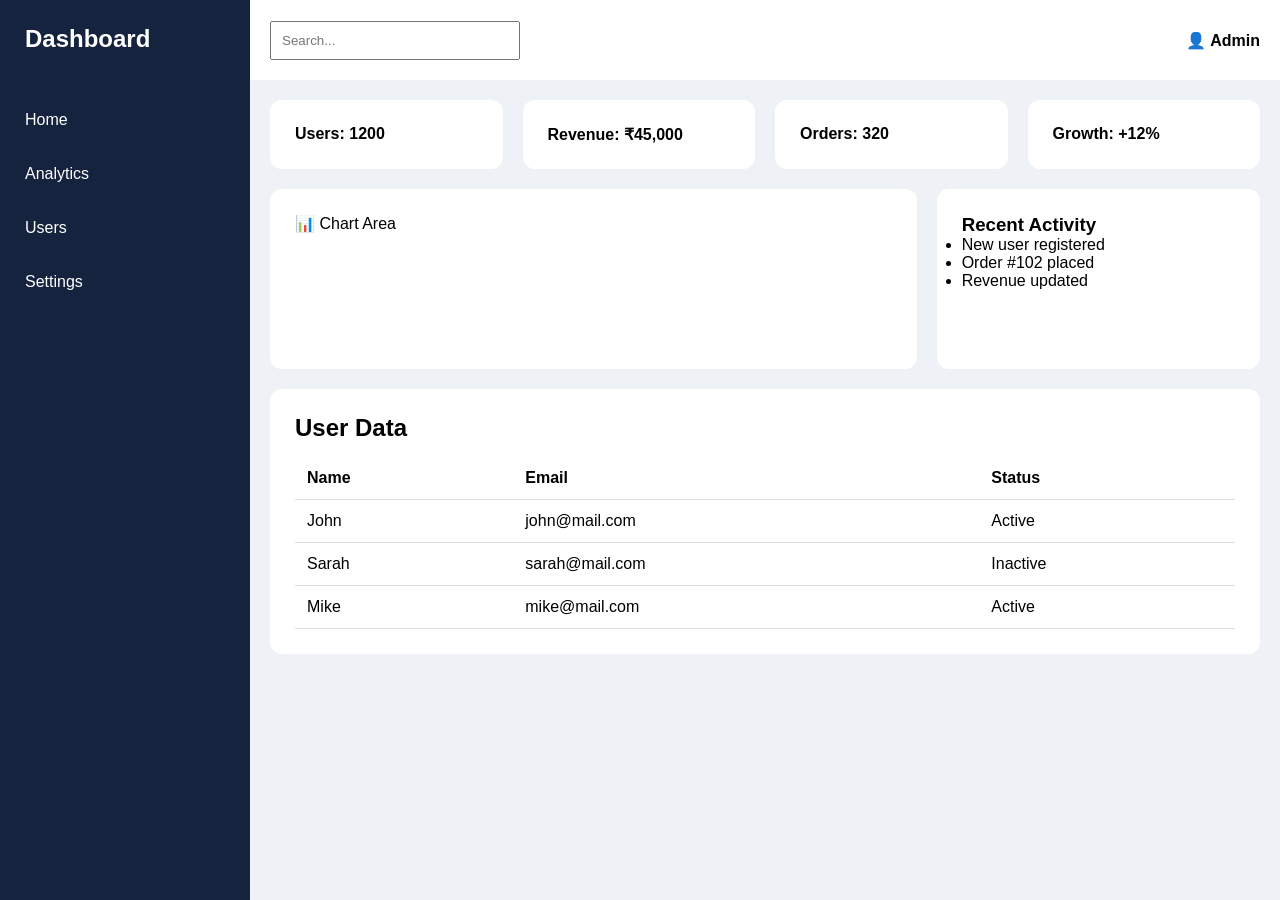
<file: assign.html>
<!DOCTYPE html>
<html lang="en">
<head>
    <meta charset="UTF-8">
    <meta name="viewport" content="width=device-width, initial-scale=1.0">
    <title>Dashboard</title>
    <link rel="stylesheet" href="style.css">
</head>
<body>

<div class="container">

    <aside class="sidebar">
        <h2>Dashboard</h2>
        <ul>
            <li>Home</li>
            <li>Analytics</li>
            <li>Users</li>
            <li>Settings</li>
        </ul>
    </aside>

    <header class="header">
        <input type="text" placeholder="Search...">
        <div class="profile">👤 Admin</div>
    </header>

    <main class="main">

        <div class="cards">
            <div class="card">Users: 1200</div>
            <div class="card">Revenue: ₹45,000</div>
            <div class="card">Orders: 320</div>
            <div class="card">Growth: +12%</div>
        </div>

        <div class="content">
            <div class="chart">📊 Chart Area</div>

            <div class="activity">
                <h3>Recent Activity</h3>
                <ul>
                    <li>New user registered</li>
                    <li>Order #102 placed</li>
                    <li>Revenue updated</li>
                </ul>
            </div>
        </div>

        <div class="table-section">
            <h2>User Data</h2>

            <table>
                <tr>
                    <th>Name</th>
                    <th>Email</th>
                    <th>Status</th>
                </tr>

                <tr>
                    <td>John</td>
                    <td>john@mail.com</td>
                    <td>Active</td>
                </tr>

                <tr>
                    <td>Sarah</td>
                    <td>sarah@mail.com</td>
                    <td>Inactive</td>
                </tr>

                <tr>
                    <td>Mike</td>
                    <td>mike@mail.com</td>
                    <td>Active</td>
                </tr>
            </table>
        </div>

    </main>

</div>

</body>
</html>
</file>
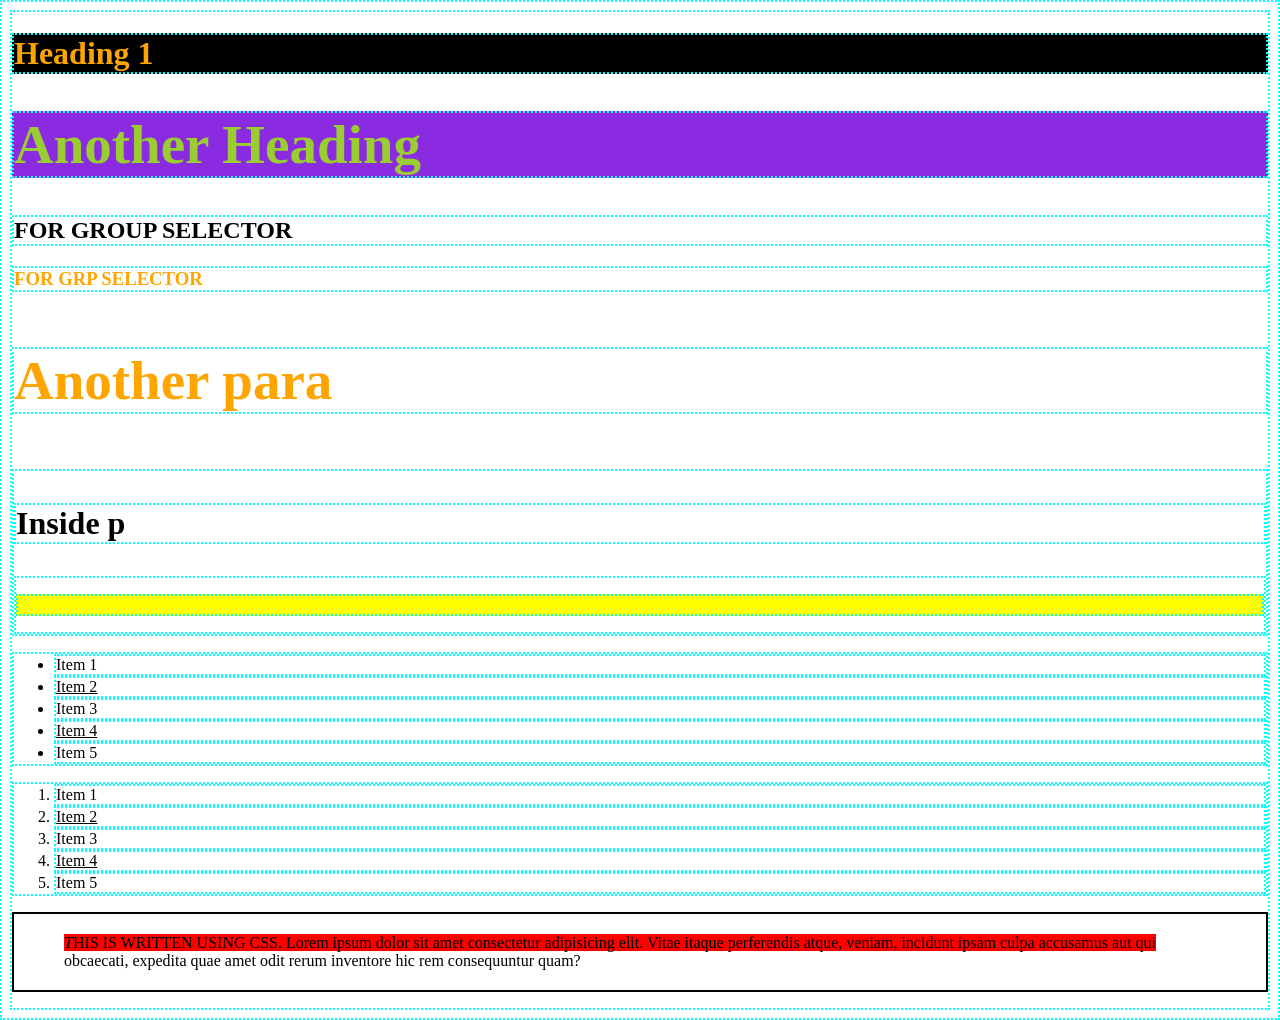
<file: indexcss.html>
<!DOCTYPE html>
<html lang="en">
<head>
  <meta charset="UTF-8">
  <meta name="viewport" content="width=device-width, initial-scale=1.0">
  <title>Learning css</title>
  <style>
    h1 {
      color : green;
      background-color: black;
    }
  </style>
  <link rel="stylesheet" href="/INDEX.css"/>
</head>
<body>
<h1>Heading 1</h1> 
<h1 class="abcd efgh">Another Heading </h1>
<h2>FOR GROUP SELECTOR</h2>
<h3 class="nano">FOR GRP SELECTOR</h3>
<p id="unique" class="abcd">Another para</p>
<div id="multipleoptions">
  <p>Inside p</p>
  <section>
    <p>Inside section</p>
  </section>
</div>
<ul>
  <li>Item 1</li>
  <li>Item 2</li>
  <li>Item 3</li>
  <li>Item 4</li>
  <li>Item 5</li>
</ul>
<ol>
  <li>Item 1</li>
  <li>Item 2</li>
  <li>Item 3</li>
  <li>Item 4</li>
  <li>Item 5</li>
</ol>
<p id="pseudo">Lorem ipsum dolor sit amet consectetur adipisicing elit. Vitae itaque perferendis atque, veniam, incidunt ipsam culpa accusamus aut qui obcaecati, expedita quae amet odit rerum inventore hic rem consequuntur quam?</p>
</body>
</html>
</file>
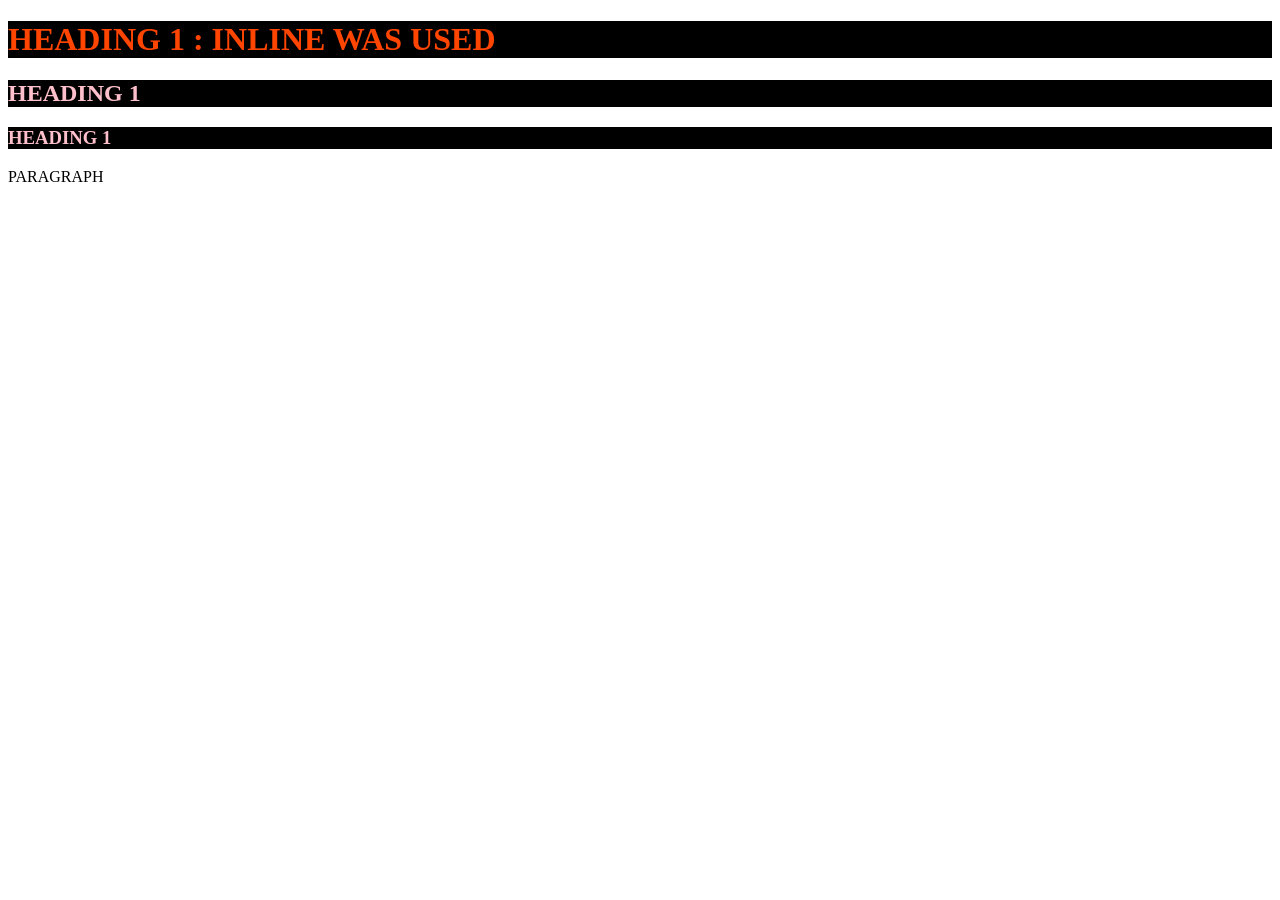
<file: INLINEANDINTERNAL.html>
<!DOCTYPE html>
<html lang="en">
<head>
  <meta charset="UTF-8">
  <meta name="viewport" content="width=device-width, initial-scale=1.0">
  <title>Document</title>
  <style>
    h1,h2,h3{
      color: pink;
      background-color: black;
    }

  </style>
</head>
<body>
  <h1 style="color : orangered">HEADING 1 : INLINE WAS USED</h1>
  <h2>HEADING 1</h2>
  <h3>HEADING 1</h3>
  <p>PARAGRAPH</p>
</body>
</html>
</file>
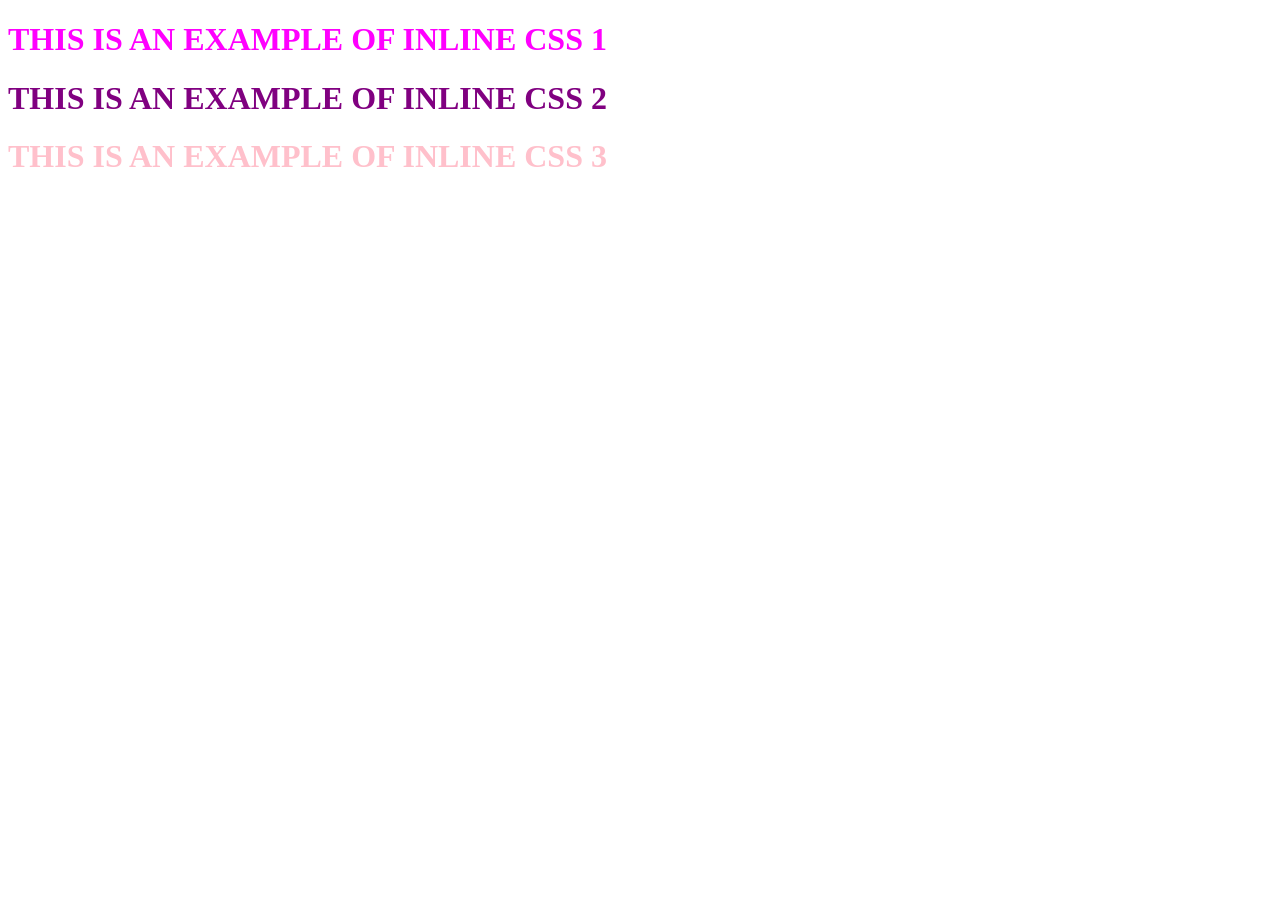
<file: onlyinline.html>
<!DOCTYPE html>
<html lang="en">
<head>
  <meta charset="UTF-8">
  <meta name="viewport" content="width=device-width, initial-scale=1.0">
  <title>Document</title>
</head>
<body>
  <h1 style="color: magenta">THIS IS AN EXAMPLE OF INLINE CSS  1</h1>
  <h1 style="color: purple">THIS IS AN EXAMPLE OF INLINE CSS   2</h1>
  <h1 style="color: pink">THIS IS AN EXAMPLE OF INLINE CSS     3</h1>
  
</body>
</html>
</file>
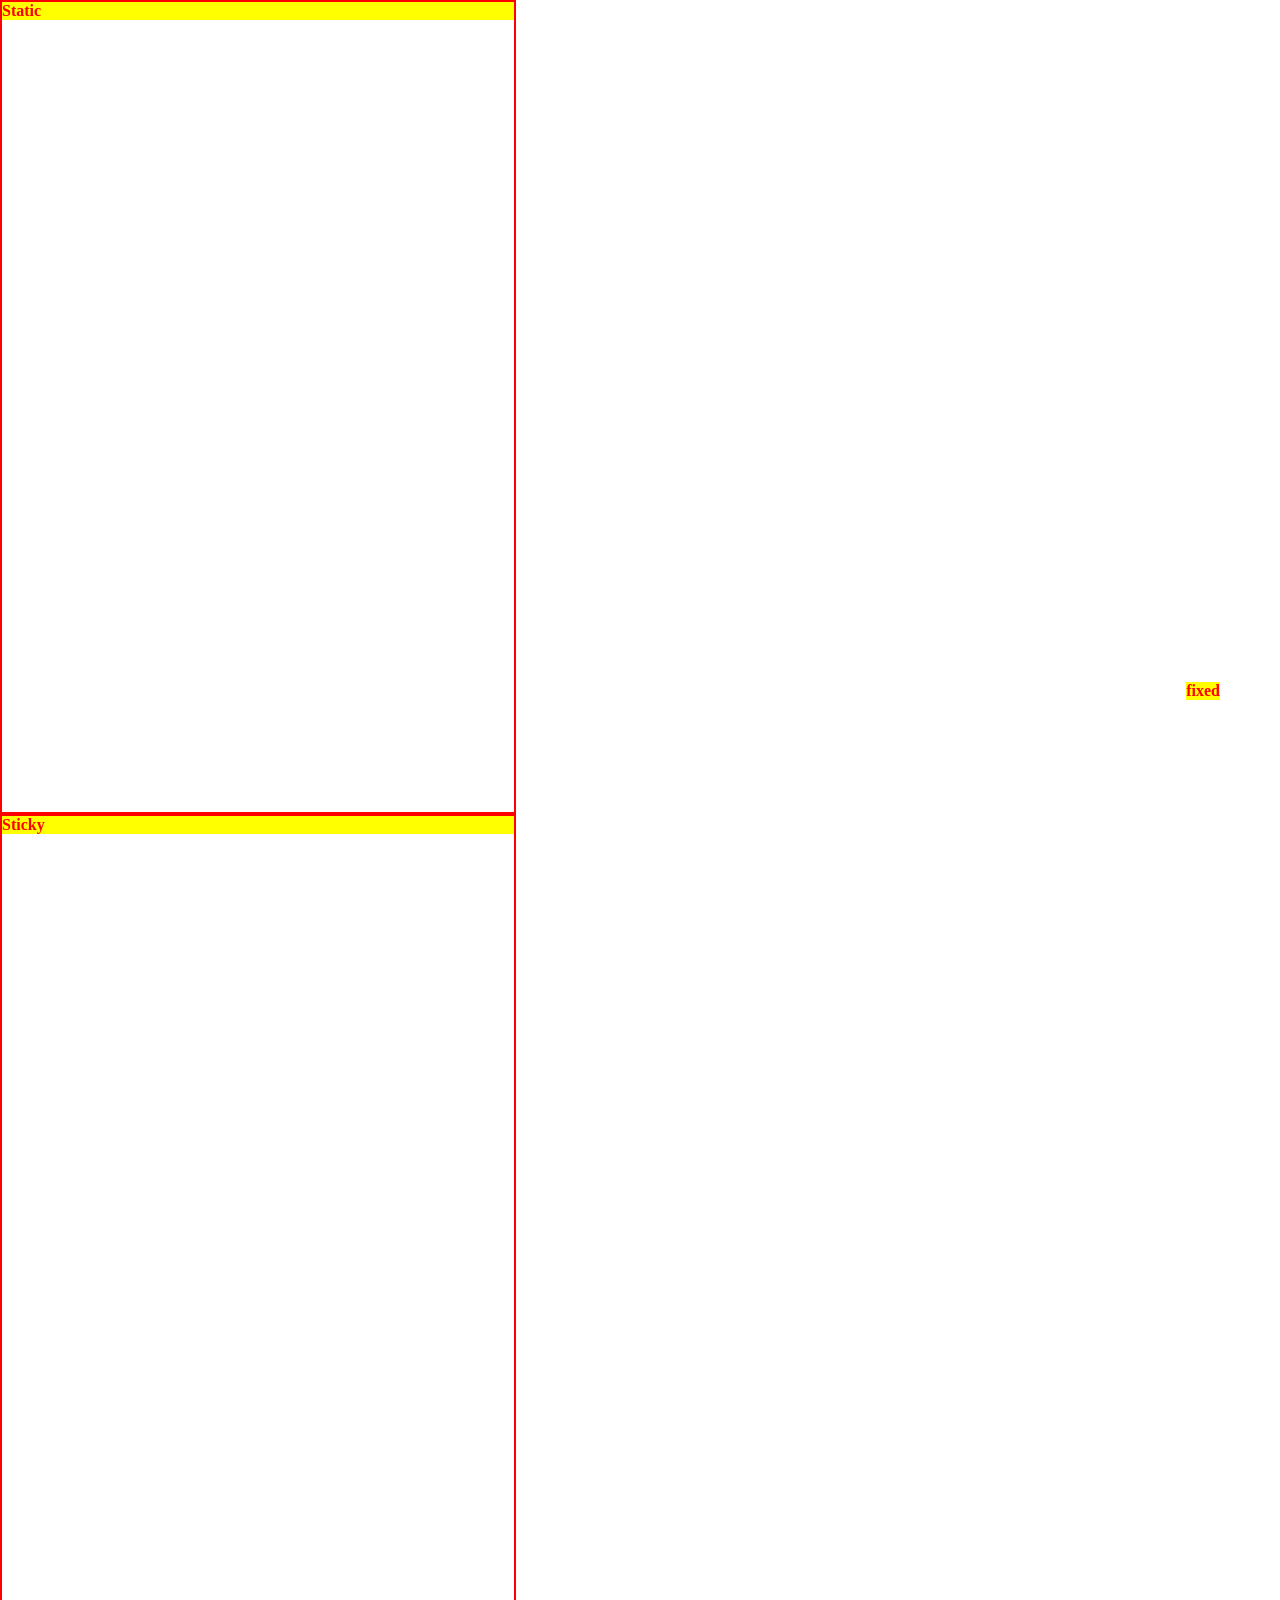
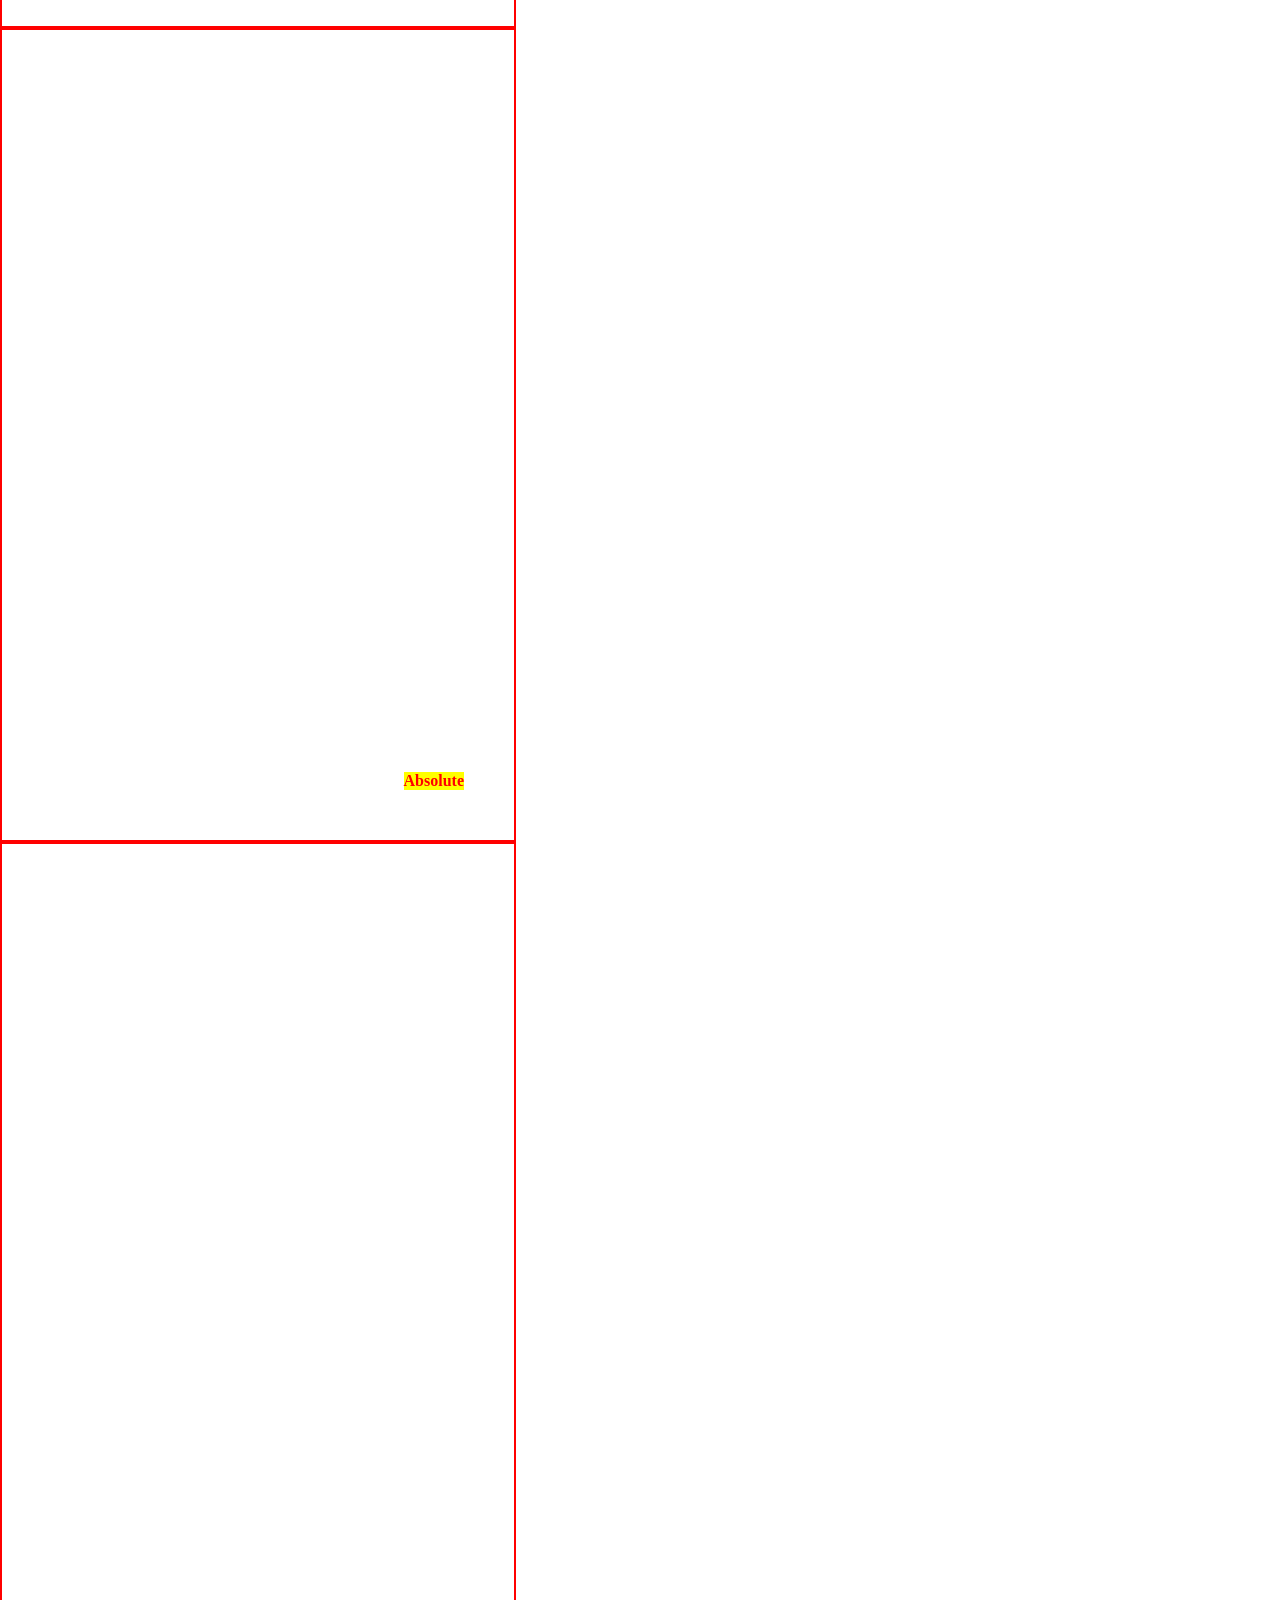
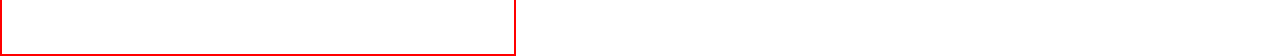
<file: positions.html>
<!doctype html>
<html lang="en">
  <head>
    <meta charset="UTF-8" />
    <meta name="viewport" content="width=device-width, initial-scale=1.0" />
    <title>Document</title>
    <link rel="stylesheet" href="positions.css" />
  </head>
  <body>
    <div class="container">
      <p class="static">Static</p>
    </div>
    <div class="container">
      <p class="sticky">Sticky</p>
    </div>
    <div class="container relative">
      <p class="absolute">Absolute</p>
    </div>
    <div class="container">
      <p class="fixed">fixed</p>
    </div>
  </body>
</html>
</file>
<file: style.css>
*{
    margin:0;
    padding:0;
    box-sizing:border-box;
    font-family:Arial, sans-serif;
}

body{
    background:#eef1f6;
}

.container{
    min-height:100vh;
    display:grid;

    grid-template-columns:250px 1fr;
    grid-template-rows:80px 1fr;

    grid-template-areas:
    "sidebar header"
    "sidebar main";
}

/* Sidebar */

.sidebar{
    grid-area:sidebar;
    background:#16233f;
    color:white;
    padding:25px;
}

.sidebar h2{
    margin-bottom:40px;
}

.sidebar ul{
    list-style:none;
}

.sidebar li{
    padding:18px 0;
    cursor:pointer;
}

/* Header */

.header{
    grid-area:header;
    background:white;

    display:flex;
    justify-content:space-between;
    align-items:center;

    padding:20px;
}

.header input{
    width:250px;
    padding:10px;
}

.profile{
    font-weight:bold;
}

/* Main */

.main{
    grid-area:main;
    padding:20px;
}

/* Cards */

.cards{
    display:flex;
    flex-wrap:wrap;
    gap:20px;
    margin-bottom:20px;
}

.card{
    flex:1 1 200px;
    background:white;
    padding:25px;
    border-radius:12px;
    font-weight:bold;
}

/* Content */

.content{
    display:grid;
    grid-template-columns:2fr 1fr;
    gap:20px;
    margin-bottom:20px;
}

.chart,
.activity{
    background:white;
    padding:25px;
    border-radius:12px;
}

.chart{
    height:180px;
}

/* Table */

.table-section{
    background:white;
    padding:25px;
    border-radius:12px;
}

.table-section h2{
    margin-bottom:15px;
}

table{
    width:100%;
    border-collapse:collapse;
}

th,td{
    text-align:left;
    padding:12px;
    border-bottom:1px solid #ddd;
}

/* Tablet */

@media(max-width:1024px){

    .content{
        grid-template-columns:1fr;
    }

}

/* Mobile */

@media(max-width:768px){

    .container{
        grid-template-columns:1fr;

        grid-template-areas:
        "header"
        "main"
        "sidebar";
    }

    .sidebar{
        display:flex;
        justify-content:space-around;
    }

    .sidebar ul{
        display:flex;
        gap:20px;
    }

    .cards{
        flex-direction:column;
    }
}

/* Small Mobile */

@media(max-width:480px){

    .header{
        flex-direction:column;
        gap:10px;
    }

    .header input{
        width:100%;
    }

    .sidebar{
        flex-direction:column;
        text-align:center;
    }

    .sidebar ul{
        flex-direction:column;
    }
}
</file>
<file: INDEX.css>
/*selector{
        property:value}*/
/*UNIVERSAL SELECTOR (*) 1️⃣*/
*{
        border : 2px dotted aqua;   
}
/*TAG SELECTOR 2️⃣*/
/* TO APPLY SOME CSS ON MULTIPLE SAME TAGS */
h1 {
        color : red;
}
/* class selector .anyclassname 3️⃣ */
/* to apply css on different multiple tags and we have to use atrribute
class and assign same name to them and can wrute multiple classes by adding space in ebtween while writing class*/
.abcd{
        color : yellowgreen;
        font-size: 55px;
}
.efgh{
        background-color: blueviolet;
}
/*ID selector (#anyidname)4️⃣*/
/*for uniqueness and should applu on a single element without using
inline css*/
#unique {
        font-weight: 700;
        color: palevioletred;
}
/*group selector , 5️⃣*/
/* jsut to give some css to multiple different tags in this we can use  id
, tag, class selector */
h1,
h3,
.nano,
#unique{
        color : orange;
}
/*Descendant selector: - id can be used, tag can be used and classes too 6️⃣*/
#multipleoptions section p {
        color:yellow;
        background-color: yellow;
}
/*CHILD SELECTOR > , direct child pr apply krne ke liye 7️⃣*/
#multipleoptions > p {
        font-weight: bolder;
        font-size: xx-large;
}
/* pseudo Elements 8️⃣: , can use values like odd, even or spewcific no , will work even if u modify item list, will apply to new elements*/
li:nth-child(even){
       text-decoration: underline;
}
/*Pseudo class :: 9️⃣,, after or before can be used */
#pseudo::before{
      content:"THIS IS WRITTEN USING CSS. ";  
}

#pseudo::first-line{
        background-color: red;
}
#pseudo::first-letter{
        font-style: italic;
}
/*PADDING ND BORDER 🔟*/
/*padding workds clockwise , top se chalu*/
/*padding is used for giving space between text/content nd border*/
/* single value of padding- applies in all direction, */
#pseudo{
        border : 2px solid black;
        padding : 20px 50px; /* first value is for top nd bottom, second is for left nd right*/
        /* padding : 40px 50px 60px 70px; this will be for top right bottom left*/
        /*margin:- bahar border ke spacing*/
}
</file>
<file: positions.css>
*{
  margin: 0;
  padding: 0;
}


.container{
  border:2px solid red;
  height: 90vh; /*viewport height------Matlab:

Browser ki visible height ka 40%

Agar browser ki height 800px hai:

40vh = 40% of 800 = 320px*/
  width: 40%; /*40 percent of the original width of the parent---So % mostly parent ko reference leta hai.*/
}

p{
  color:red;
  background-color: yellow;
  font-weight: 700; /* by default position is static */
}

.sticky{
  position:sticky; /* works relative/ acc to parent*/
  top:0px; /* sim we have bottom, left right */
}

.relative{ /* rleative nd absolute always work toghether ,, relative for parent and absolute for child*/
  position: relative;/*block type se inline me , plus  position of child*/
}
.absolute{
  position:absolute;
  right: 50px;
  bottom: 50px; /*but if u remove relative class from div tag then it takes it's paretn element as body , nearest parent element */
}
.fixed{ /*works acc to window , screen , fix hi rhega vhi website */
  position:fixed;
  bottom: 200px;
  right: 60px;
}
</file>
